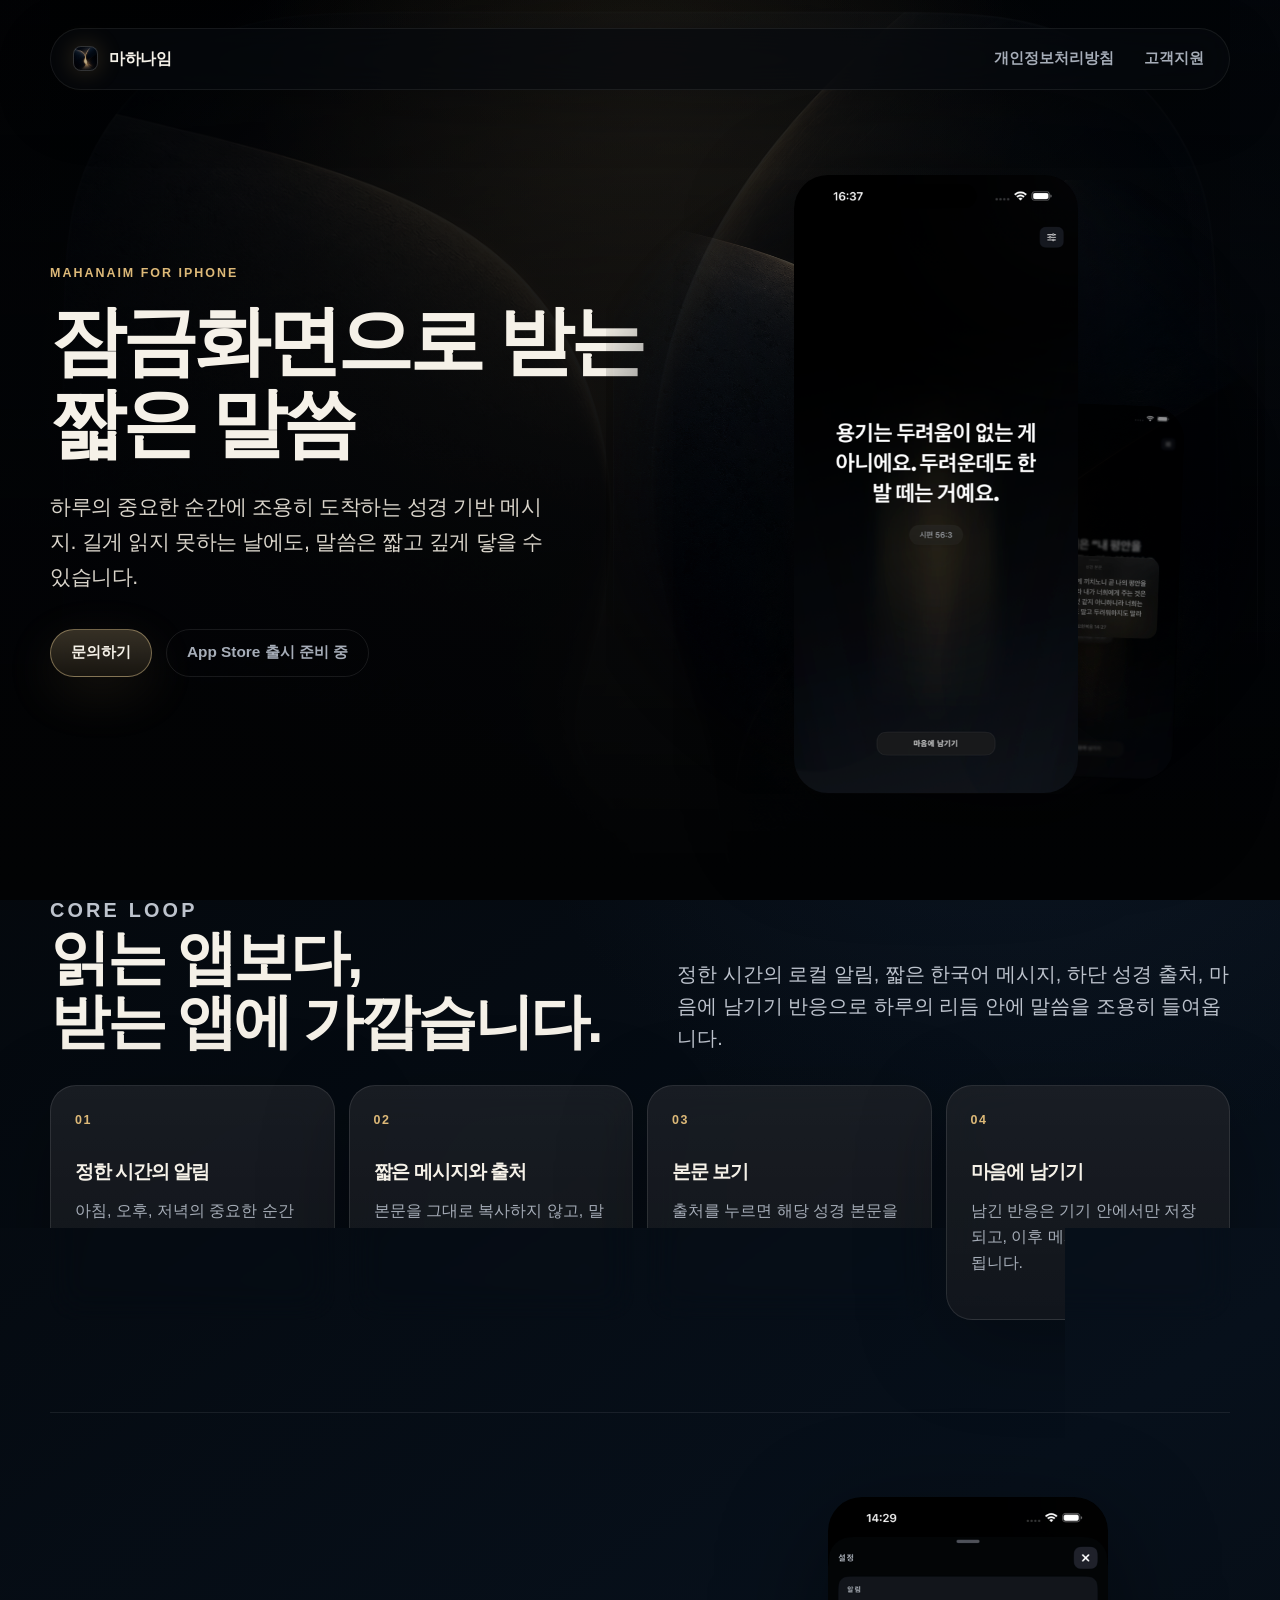
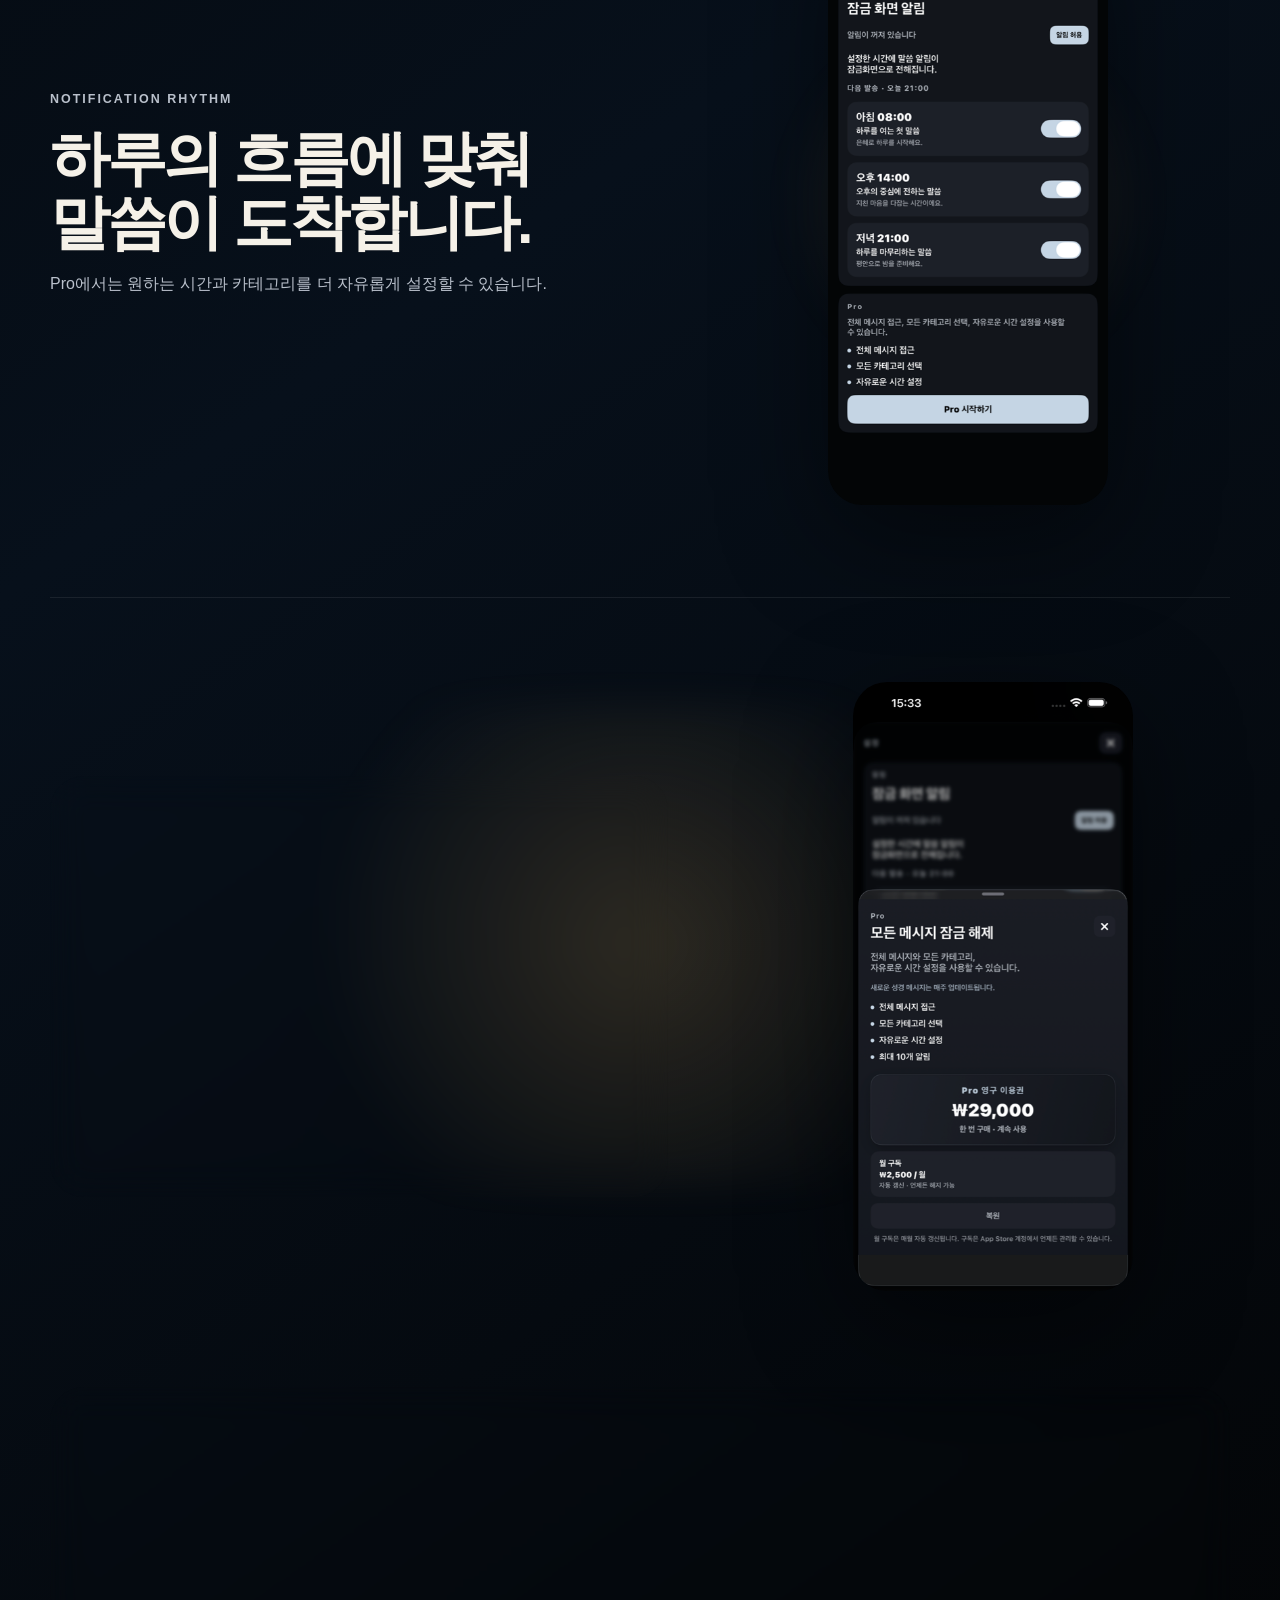
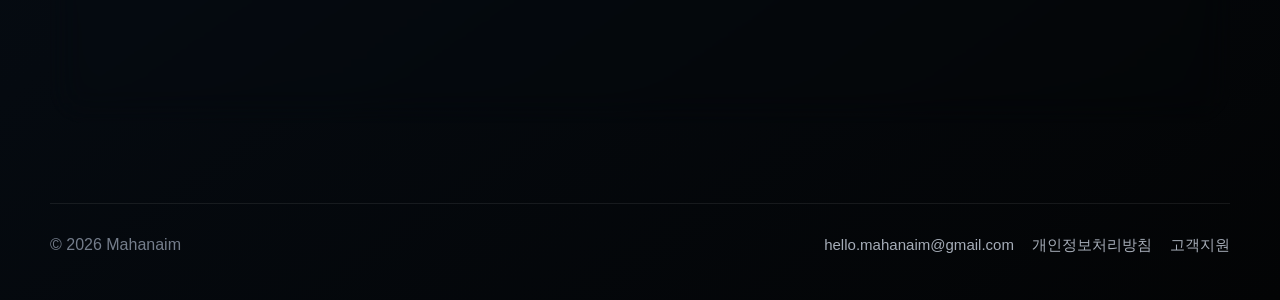
<file: index.html>
<!doctype html>
<html lang="ko">
<head>
  <meta charset="utf-8">
  <meta name="viewport" content="width=device-width, initial-scale=1">
  <title>마하나임 | 잠금화면으로 받는 짧은 말씀</title>
  <meta name="description" content="마하나임은 하루의 중요한 순간에 잠금화면으로 짧은 성경 기반 메시지를 전하는 iPhone 앱입니다.">
  <meta property="og:title" content="마하나임">
  <meta property="og:description" content="잠금화면으로 받는 짧은 성경 기반 메시지">
  <meta property="og:type" content="website">
  <link rel="stylesheet" href="./styles.css">
</head>
<body>
  <div class="site-shell">
    <header class="site-nav" aria-label="주요 메뉴">
      <a class="brand" href="./index.html" aria-label="마하나임 홈">
        <span class="brand-mark" aria-hidden="true"></span>
        <span>마하나임</span>
      </a>
      <nav class="nav-links">
        <a href="./privacy.html">개인정보처리방침</a>
        <a href="./support.html">고객지원</a>
      </nav>
    </header>

    <main>
      <section class="hero-section">
        <div class="hero-copy">
          <p class="small-label">Mahanaim for iPhone</p>
          <h1><span class="keep-line">잠금화면으로 받는</span><br>짧은 말씀</h1>
          <p class="hero-lead">
            하루의 중요한 순간에 조용히 도착하는 성경 기반 메시지.
            길게 읽지 못하는 날에도, 말씀은 짧고 깊게 닿을 수 있습니다.
          </p>
          <div class="hero-actions">
            <a class="primary-link" href="./support.html">문의하기</a>
            <span class="release-note">App Store 출시 준비 중</span>
          </div>
        </div>

        <div class="hero-visual" aria-label="마하나임 앱 화면 미리보기">
          <div class="logo-orb" aria-hidden="true"></div>
          <img class="phone-shot hero-phone" src="./assets/app-main.png" alt="마하나임 메인 메시지 화면">
          <img class="phone-shot side-phone" src="./assets/app-peek.png" alt="성경 본문 보기 화면">
        </div>
      </section>

      <section class="section intro-section">
        <div>
          <p class="small-label">Core Loop</p>
          <h2>읽는 앱보다,<br><span class="keep-line">받는 앱에 가깝습니다.</span></h2>
        </div>
        <p>
          정한 시간의 로컬 알림,
          짧은 한국어 메시지, 하단 성경 출처, 마음에 남기기 반응으로
          하루의 리듬 안에 말씀을 조용히 들여옵니다.
        </p>
      </section>

      <section class="feature-grid" aria-label="마하나임 핵심 기능">
        <article class="feature-card">
          <span class="feature-number">01</span>
          <h3>정한 시간의 알림</h3>
          <p>아침, 오후, 저녁의 중요한 순간에 잠금화면으로 메시지를 받습니다.</p>
        </article>
        <article class="feature-card">
          <span class="feature-number">02</span>
          <h3>짧은 메시지와 출처</h3>
          <p>본문을 그대로 복사하지 않고, 말씀을 바탕으로 재구성한 문장을 전합니다.</p>
        </article>
        <article class="feature-card">
          <span class="feature-number">03</span>
          <h3>본문 보기</h3>
          <p>출처를 누르면 해당 성경 본문을 오버레이로 확인할 수 있습니다.</p>
        </article>
        <article class="feature-card">
          <span class="feature-number">04</span>
          <h3>마음에 남기기</h3>
          <p>남긴 반응은 기기 안에서만 저장되고, 이후 메시지 개인화에 사용됩니다.</p>
        </article>
      </section>

      <section class="showcase-section">
        <div class="showcase-copy">
          <p class="small-label">Notification Rhythm</p>
          <h2>하루의 흐름에 맞춰<br>말씀이 도착합니다.</h2>
          <p>
            Pro에서는 원하는 시간과 카테고리를 더 자유롭게 설정할 수 있습니다.
          </p>
        </div>
        <div class="showcase-media">
          <img class="phone-shot" src="./assets/app-schedule.png" alt="마하나임 알림 설정 화면">
        </div>
      </section>

      <section class="pro-section">
        <div class="pro-panel">
          <div>
            <p class="small-label">Pro</p>
            <h2>전체 메시지와<br>자유로운 설정</h2>
          </div>
          <ul class="pro-list">
            <li>전체 메시지 접근</li>
            <li>모든 카테고리 선택</li>
            <li>자유로운 시간 설정</li>
            <li>최대 10개 알림</li>
          </ul>
        </div>
        <img class="phone-shot pro-phone" src="./assets/app-pro.png" alt="마하나임 Pro 화면">
      </section>

      <section class="trust-section">
        <p class="small-label">Privacy First</p>
        <h2>기기 안에서 조용히 작동합니다.</h2>
        <div class="trust-grid">
          <p>로그인과 회원가입이 없습니다.</p>
          <p>백엔드 서버로 개인 설정을 보내지 않습니다.</p>
          <p>광고는 제한된 위치에만 조용히 표시됩니다.</p>
          <p>알림과 반응 정보는 기기 내부에 저장됩니다.</p>
        </div>
      </section>
    </main>

    <footer class="site-footer">
      <p>© 2026 Mahanaim</p>
      <div>
        <a href="mailto:hello.mahanaim@gmail.com">hello.mahanaim@gmail.com</a>
        <a href="./privacy.html">개인정보처리방침</a>
        <a href="./support.html">고객지원</a>
      </div>
    </footer>
  </div>
</body>
</html>
</file>
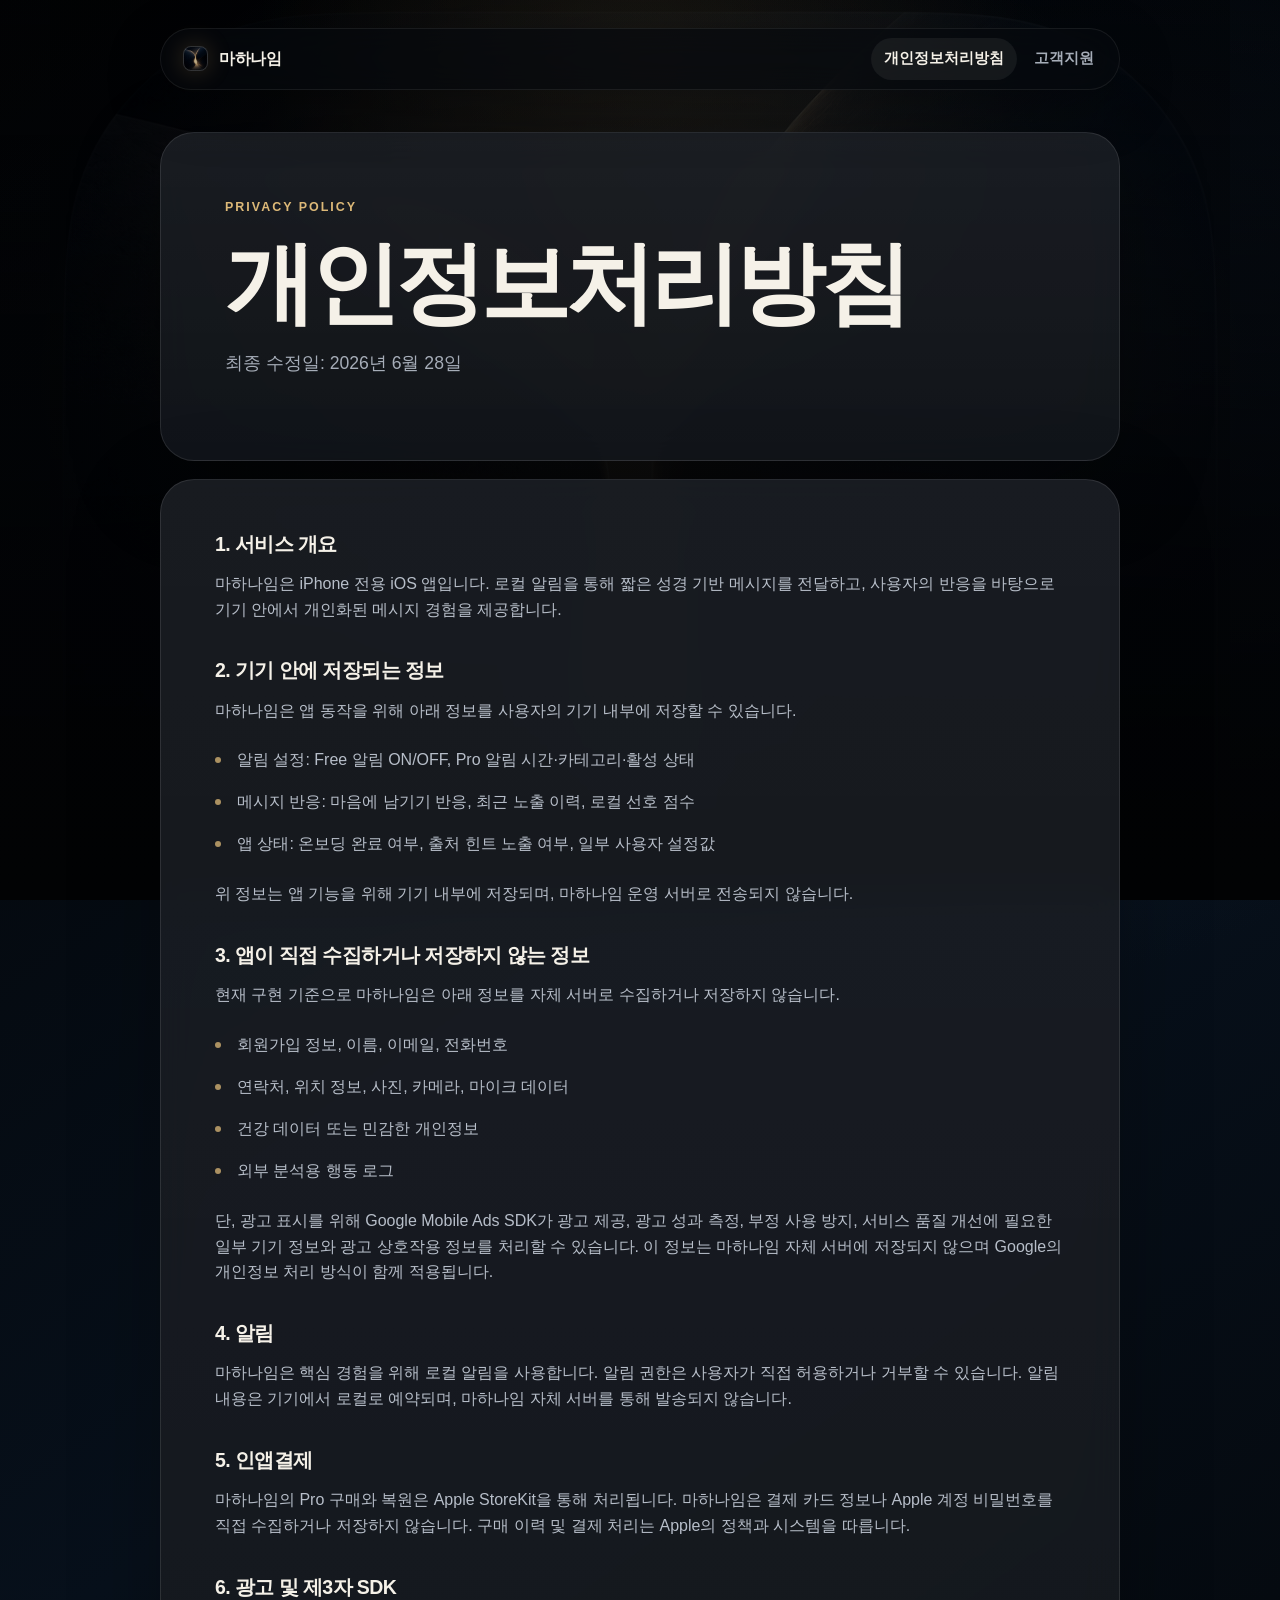
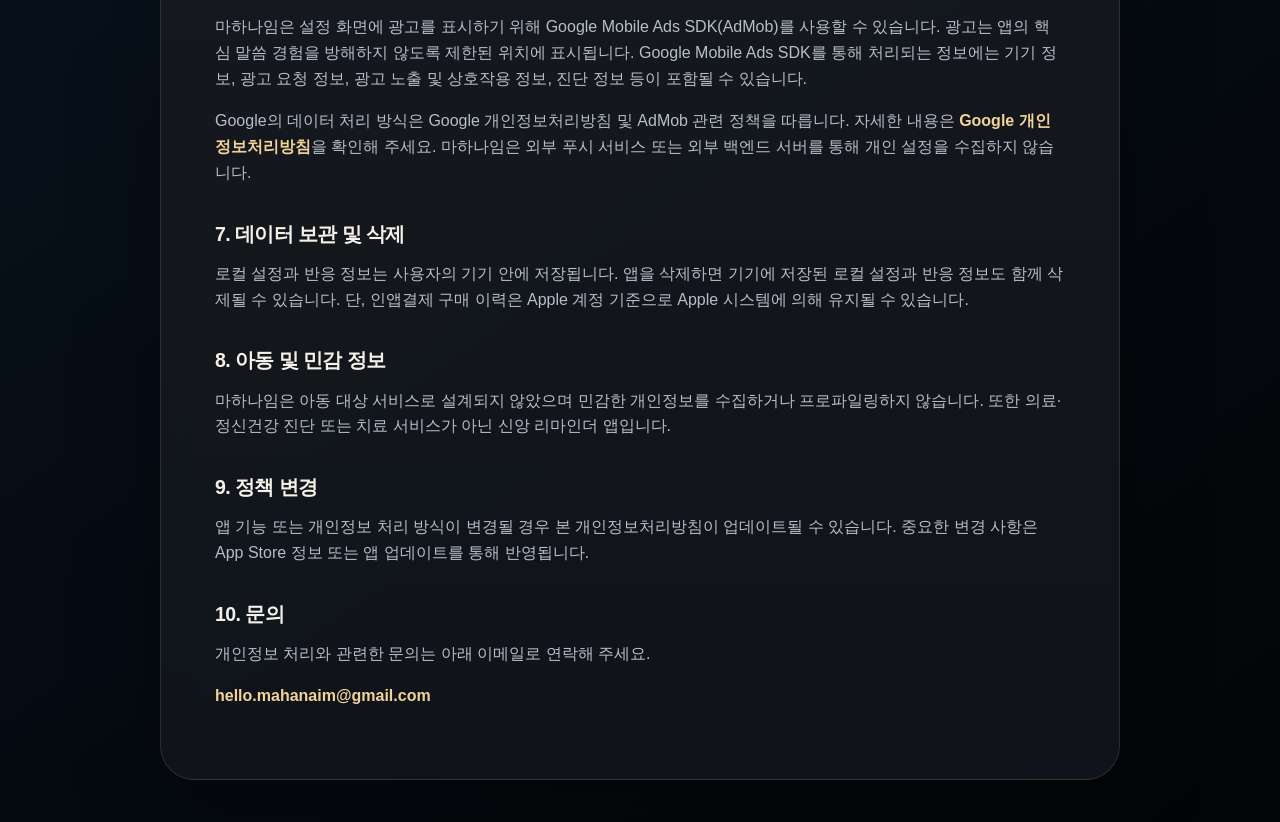
<file: privacy.html>
<!doctype html>
<html lang="ko">
<head>
  <meta charset="utf-8">
  <meta name="viewport" content="width=device-width, initial-scale=1">
  <title>마하나임 개인정보처리방침</title>
  <meta name="description" content="마하나임 iOS 앱의 개인정보처리방침입니다.">
  <link rel="stylesheet" href="./styles.css">
</head>
<body>
  <div class="site-shell document-shell">
    <header class="site-nav" aria-label="주요 메뉴">
      <a class="brand" href="./index.html" aria-label="마하나임 홈">
        <span class="brand-mark" aria-hidden="true"></span>
        <span>마하나임</span>
      </a>
      <nav class="nav-links">
        <a aria-current="page" href="./privacy.html">개인정보처리방침</a>
        <a href="./support.html">고객지원</a>
      </nav>
    </header>

    <main class="document-page">
      <section class="document-hero">
        <p class="small-label">Privacy Policy</p>
        <h1>개인정보처리방침</h1>
        <p>최종 수정일: 2026년 6월 28일</p>
      </section>

      <article class="document-card">
        <h2>1. 서비스 개요</h2>
        <p>
          마하나임은 iPhone 전용 iOS 앱입니다. 로컬 알림을 통해 짧은 성경 기반 메시지를 전달하고,
          사용자의 반응을 바탕으로 기기 안에서 개인화된 메시지 경험을 제공합니다.
        </p>

        <h2>2. 기기 안에 저장되는 정보</h2>
        <p>마하나임은 앱 동작을 위해 아래 정보를 사용자의 기기 내부에 저장할 수 있습니다.</p>
        <ul>
          <li>알림 설정: Free 알림 ON/OFF, Pro 알림 시간·카테고리·활성 상태</li>
          <li>메시지 반응: 마음에 남기기 반응, 최근 노출 이력, 로컬 선호 점수</li>
          <li>앱 상태: 온보딩 완료 여부, 출처 힌트 노출 여부, 일부 사용자 설정값</li>
        </ul>
        <p>위 정보는 앱 기능을 위해 기기 내부에 저장되며, 마하나임 운영 서버로 전송되지 않습니다.</p>

        <h2>3. 앱이 직접 수집하거나 저장하지 않는 정보</h2>
        <p>현재 구현 기준으로 마하나임은 아래 정보를 자체 서버로 수집하거나 저장하지 않습니다.</p>
        <ul>
          <li>회원가입 정보, 이름, 이메일, 전화번호</li>
          <li>연락처, 위치 정보, 사진, 카메라, 마이크 데이터</li>
          <li>건강 데이터 또는 민감한 개인정보</li>
          <li>외부 분석용 행동 로그</li>
        </ul>
        <p>
          단, 광고 표시를 위해 Google Mobile Ads SDK가 광고 제공, 광고 성과 측정, 부정 사용 방지,
          서비스 품질 개선에 필요한 일부 기기 정보와 광고 상호작용 정보를 처리할 수 있습니다.
          이 정보는 마하나임 자체 서버에 저장되지 않으며 Google의 개인정보 처리 방식이 함께 적용됩니다.
        </p>

        <h2>4. 알림</h2>
        <p>
          마하나임은 핵심 경험을 위해 로컬 알림을 사용합니다. 알림 권한은 사용자가 직접 허용하거나 거부할 수 있습니다.
          알림 내용은 기기에서 로컬로 예약되며, 마하나임 자체 서버를 통해 발송되지 않습니다.
        </p>

        <h2>5. 인앱결제</h2>
        <p>
          마하나임의 Pro 구매와 복원은 Apple StoreKit을 통해 처리됩니다.
          마하나임은 결제 카드 정보나 Apple 계정 비밀번호를 직접 수집하거나 저장하지 않습니다.
          구매 이력 및 결제 처리는 Apple의 정책과 시스템을 따릅니다.
        </p>

        <h2>6. 광고 및 제3자 SDK</h2>
        <p>
          마하나임은 설정 화면에 광고를 표시하기 위해 Google Mobile Ads SDK(AdMob)를 사용할 수 있습니다.
          광고는 앱의 핵심 말씀 경험을 방해하지 않도록 제한된 위치에 표시됩니다.
          Google Mobile Ads SDK를 통해 처리되는 정보에는 기기 정보, 광고 요청 정보, 광고 노출 및 상호작용 정보,
          진단 정보 등이 포함될 수 있습니다.
        </p>
        <p>
          Google의 데이터 처리 방식은 Google 개인정보처리방침 및 AdMob 관련 정책을 따릅니다.
          자세한 내용은 <a class="inline-mail" href="https://policies.google.com/privacy">Google 개인정보처리방침</a>을 확인해 주세요.
          마하나임은 외부 푸시 서비스 또는 외부 백엔드 서버를 통해 개인 설정을 수집하지 않습니다.
        </p>

        <h2>7. 데이터 보관 및 삭제</h2>
        <p>
          로컬 설정과 반응 정보는 사용자의 기기 안에 저장됩니다.
          앱을 삭제하면 기기에 저장된 로컬 설정과 반응 정보도 함께 삭제될 수 있습니다.
          단, 인앱결제 구매 이력은 Apple 계정 기준으로 Apple 시스템에 의해 유지될 수 있습니다.
        </p>

        <h2>8. 아동 및 민감 정보</h2>
        <p>
          마하나임은 아동 대상 서비스로 설계되지 않았으며 민감한 개인정보를 수집하거나 프로파일링하지 않습니다.
          또한 의료·정신건강 진단 또는 치료 서비스가 아닌 신앙 리마인더 앱입니다.
        </p>

        <h2>9. 정책 변경</h2>
        <p>
          앱 기능 또는 개인정보 처리 방식이 변경될 경우 본 개인정보처리방침이 업데이트될 수 있습니다.
          중요한 변경 사항은 App Store 정보 또는 앱 업데이트를 통해 반영됩니다.
        </p>

        <h2>10. 문의</h2>
        <p>개인정보 처리와 관련한 문의는 아래 이메일로 연락해 주세요.</p>
        <p><a class="inline-mail" href="mailto:hello.mahanaim@gmail.com">hello.mahanaim@gmail.com</a></p>
      </article>
    </main>
  </div>
</body>
</html>
</file>
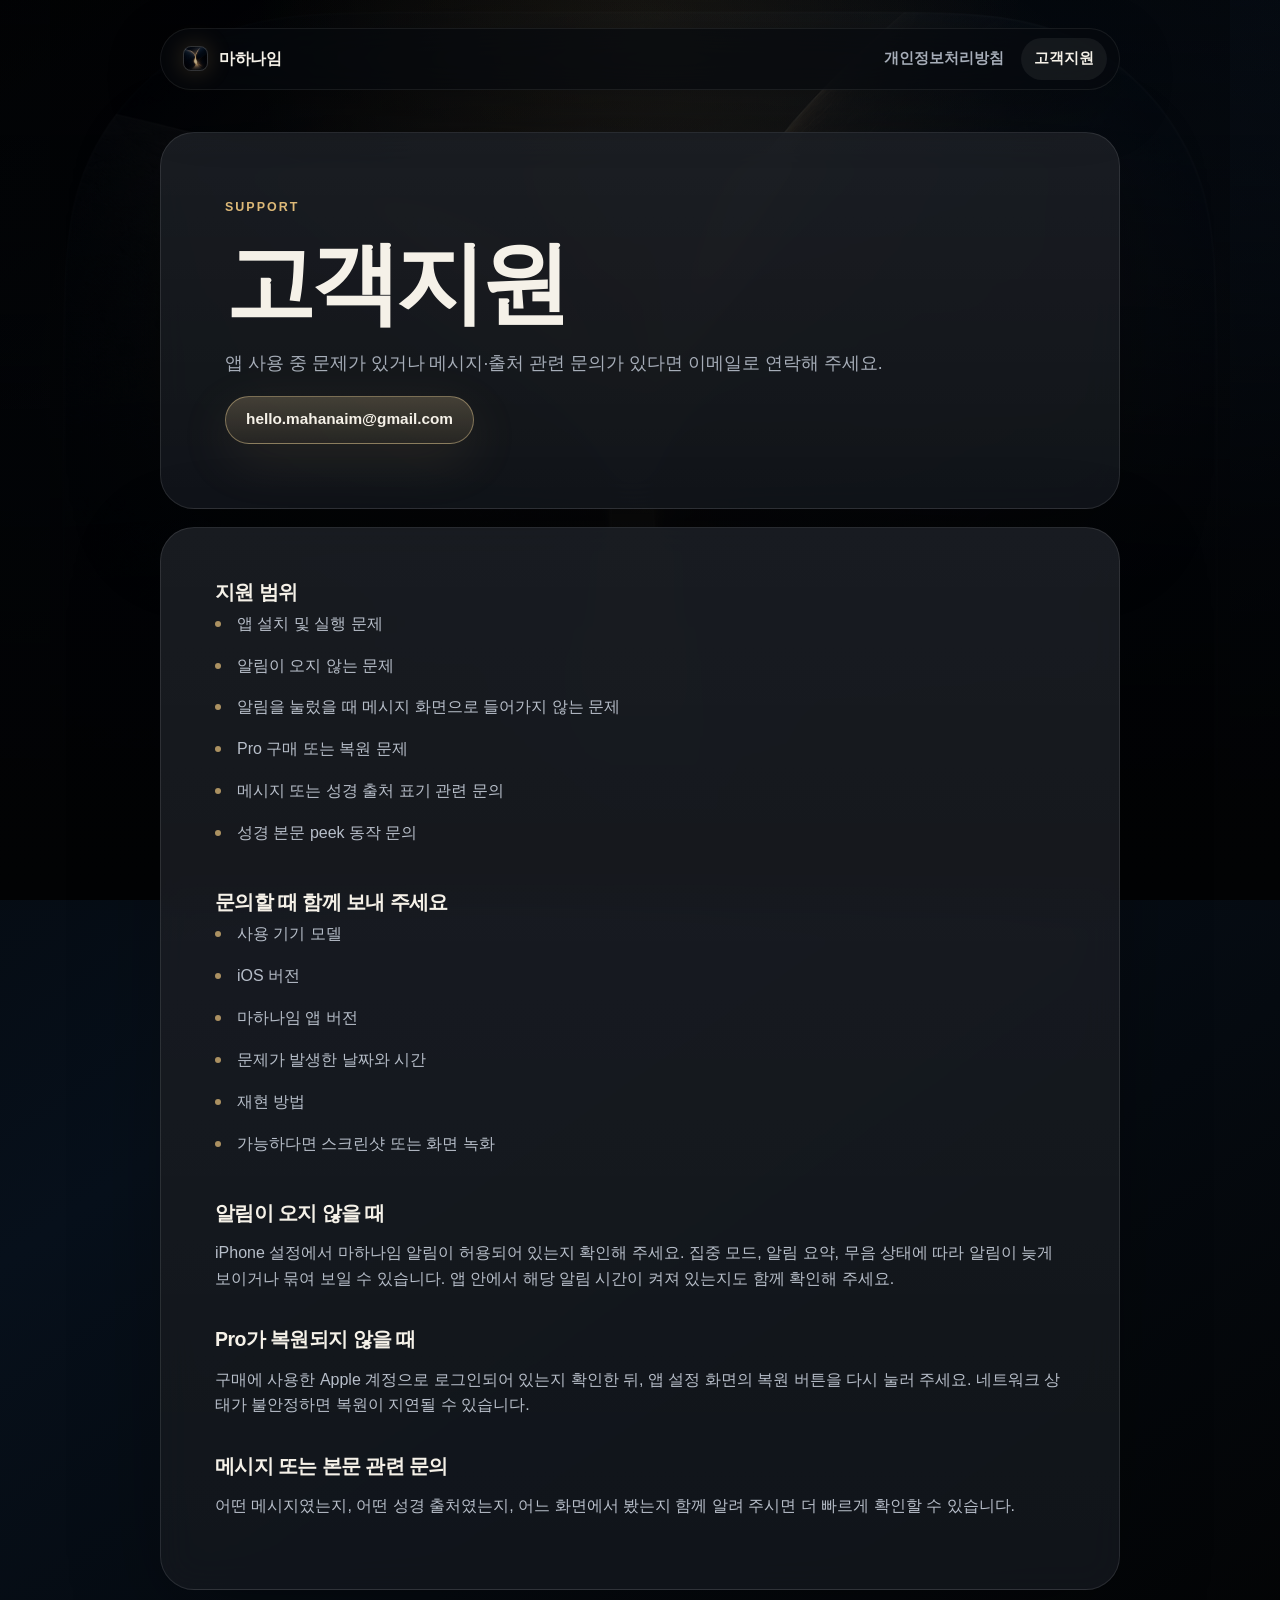
<file: support.html>
<!doctype html>
<html lang="ko">
<head>
  <meta charset="utf-8">
  <meta name="viewport" content="width=device-width, initial-scale=1">
  <title>마하나임 고객지원</title>
  <meta name="description" content="마하나임 iOS 앱 고객지원 및 문의 안내입니다.">
  <link rel="stylesheet" href="./styles.css">
</head>
<body>
  <div class="site-shell document-shell">
    <header class="site-nav" aria-label="주요 메뉴">
      <a class="brand" href="./index.html" aria-label="마하나임 홈">
        <span class="brand-mark" aria-hidden="true"></span>
        <span>마하나임</span>
      </a>
      <nav class="nav-links">
        <a href="./privacy.html">개인정보처리방침</a>
        <a aria-current="page" href="./support.html">고객지원</a>
      </nav>
    </header>

    <main class="document-page">
      <section class="document-hero">
        <p class="small-label">Support</p>
        <h1>고객지원</h1>
        <p>앱 사용 중 문제가 있거나 메시지·출처 관련 문의가 있다면 이메일로 연락해 주세요.</p>
        <a class="primary-link" href="mailto:hello.mahanaim@gmail.com">hello.mahanaim@gmail.com</a>
      </section>

      <article class="document-card">
        <h2>지원 범위</h2>
        <ul>
          <li>앱 설치 및 실행 문제</li>
          <li>알림이 오지 않는 문제</li>
          <li>알림을 눌렀을 때 메시지 화면으로 들어가지 않는 문제</li>
          <li>Pro 구매 또는 복원 문제</li>
          <li>메시지 또는 성경 출처 표기 관련 문의</li>
          <li>성경 본문 peek 동작 문의</li>
        </ul>

        <h2>문의할 때 함께 보내 주세요</h2>
        <ul>
          <li>사용 기기 모델</li>
          <li>iOS 버전</li>
          <li>마하나임 앱 버전</li>
          <li>문제가 발생한 날짜와 시간</li>
          <li>재현 방법</li>
          <li>가능하다면 스크린샷 또는 화면 녹화</li>
        </ul>

        <h2>알림이 오지 않을 때</h2>
        <p>
          iPhone 설정에서 마하나임 알림이 허용되어 있는지 확인해 주세요.
          집중 모드, 알림 요약, 무음 상태에 따라 알림이 늦게 보이거나 묶여 보일 수 있습니다.
          앱 안에서 해당 알림 시간이 켜져 있는지도 함께 확인해 주세요.
        </p>

        <h2>Pro가 복원되지 않을 때</h2>
        <p>
          구매에 사용한 Apple 계정으로 로그인되어 있는지 확인한 뒤,
          앱 설정 화면의 복원 버튼을 다시 눌러 주세요.
          네트워크 상태가 불안정하면 복원이 지연될 수 있습니다.
        </p>

        <h2>메시지 또는 본문 관련 문의</h2>
        <p>
          어떤 메시지였는지, 어떤 성경 출처였는지, 어느 화면에서 봤는지 함께 알려 주시면 더 빠르게 확인할 수 있습니다.
        </p>
      </article>
    </main>
  </div>
</body>
</html>
</file>
<file: styles.css>
:root {
  color-scheme: dark;
  --bg: #030507;
  --bg-2: #07101a;
  --panel: rgba(14, 18, 24, 0.82);
  --panel-2: rgba(19, 24, 32, 0.92);
  --line: rgba(255, 255, 255, 0.10);
  --line-strong: rgba(236, 211, 160, 0.18);
  --text: #f5f1e8;
  --muted: #a6adb8;
  --faint: #747d8b;
  --gold: #ddb978;
  --gold-soft: rgba(221, 185, 120, 0.18);
  --gold-bright: #f1d399;
  --radius-xl: 34px;
  --radius-lg: 26px;
  --shadow: 0 32px 110px rgba(0, 0, 0, 0.48);
}

* {
  box-sizing: border-box;
}

html {
  scroll-behavior: smooth;
}

body {
  margin: 0;
  min-height: 100vh;
  overflow-x: hidden;
  font-family: -apple-system, BlinkMacSystemFont, "Apple SD Gothic Neo", "Noto Sans KR", "Segoe UI", sans-serif;
  line-height: 1.62;
  color: var(--text);
  background:
    radial-gradient(circle at 50% 2%, rgba(217, 183, 120, 0.16), transparent 24rem),
    radial-gradient(circle at 80% 18%, rgba(21, 35, 53, 0.52), transparent 34rem),
    linear-gradient(145deg, #020304 0%, #07101b 50%, #030405 100%);
}

body::before {
  position: fixed;
  inset: 0;
  z-index: -2;
  background-image: url("./assets/mahanaim-logo-background.png");
  background-position: center top;
  background-repeat: no-repeat;
  background-size: min(1180px, 130vw);
  content: "";
  opacity: 0.24;
  filter: saturate(0.85) brightness(0.82);
}

body::after {
  position: fixed;
  inset: 0;
  z-index: -1;
  background:
    linear-gradient(180deg, rgba(2, 3, 5, 0.38), rgba(2, 3, 5, 0.86) 58%, #020304 100%),
    radial-gradient(ellipse at 50% 42%, rgba(241, 195, 116, 0.13), transparent 38rem);
  content: "";
  pointer-events: none;
}

a {
  color: inherit;
  text-decoration: none;
}

a:hover {
  color: var(--gold-bright);
}

img {
  display: block;
  max-width: 100%;
}

.site-shell {
  width: min(1180px, calc(100% - 40px));
  margin: 0 auto;
  padding: 28px 0 42px;
}

.site-nav {
  position: relative;
  z-index: 10;
  display: flex;
  align-items: center;
  justify-content: space-between;
  gap: 22px;
  min-height: 58px;
  margin-bottom: 64px;
  border: 1px solid rgba(255, 255, 255, 0.07);
  border-radius: 999px;
  padding: 9px 12px 9px 10px;
  background: rgba(7, 10, 14, 0.68);
  box-shadow: 0 18px 60px rgba(0, 0, 0, 0.24);
  backdrop-filter: blur(20px);
}

.brand,
.nav-links,
.hero-actions,
.site-footer div {
  display: flex;
  align-items: center;
}

.brand {
  gap: 11px;
  padding: 8px 12px;
  color: var(--text);
  font-weight: 760;
  letter-spacing: -0.03em;
}

.brand-mark {
  width: 25px;
  height: 25px;
  border: 1px solid rgba(255, 255, 255, 0.18);
  border-radius: 8px;
  background:
    linear-gradient(180deg, rgba(2, 4, 7, 0.08), rgba(2, 4, 7, 0.34)),
    url("./assets/mahanaim-logo-background.png") center/cover no-repeat;
  box-shadow: 0 0 24px rgba(230, 180, 99, 0.22);
}

.nav-links {
  gap: 4px;
  flex-wrap: wrap;
  justify-content: flex-end;
}

.nav-links a {
  min-height: 40px;
  border-radius: 999px;
  padding: 9px 13px;
  color: var(--muted);
  font-size: 0.92rem;
  font-weight: 650;
}

.nav-links a:hover,
.nav-links a[aria-current="page"] {
  background: rgba(255, 255, 255, 0.06);
  color: var(--text);
}

.hero-section {
  display: grid;
  grid-template-columns: minmax(0, 0.92fr) minmax(360px, 1.08fr);
  gap: clamp(36px, 7vw, 96px);
  align-items: center;
  min-height: 660px;
}

.hero-copy {
  min-width: 0;
  padding-bottom: 28px;
}

.small-label {
  margin: 0 0 18px;
  color: var(--gold);
  font-size: 0.78rem;
  font-weight: 800;
  letter-spacing: 0.16em;
  text-transform: uppercase;
}

h1,
h2,
h3 {
  margin: 0;
  line-height: 1.08;
  letter-spacing: -0.055em;
}

h1 {
  max-width: 780px;
  font-size: clamp(2.72rem, 5.9vw, 5.2rem);
  font-weight: 840;
}

h2 {
  font-size: clamp(2.25rem, 4.65vw, 4.28rem);
  font-weight: 820;
}

h3 {
  font-size: 1.18rem;
  font-weight: 760;
}

p,
li {
  color: var(--muted);
  font-size: 1rem;
}

.hero-lead {
  max-width: 610px;
  margin: 26px 0 0;
  color: #d9d4ca;
  font-size: clamp(1.12rem, 1.7vw, 1.34rem);
  font-weight: 520;
  letter-spacing: -0.02em;
}

.keep-line {
  white-space: nowrap;
}

.hero-actions {
  gap: 14px;
  flex-wrap: wrap;
  margin-top: 34px;
}

.primary-link,
.release-note {
  display: inline-flex;
  min-height: 48px;
  align-items: center;
  justify-content: center;
  border-radius: 999px;
  padding: 0 20px;
  font-size: 0.96rem;
  font-weight: 760;
}

.primary-link {
  border: 1px solid rgba(241, 211, 153, 0.42);
  background: linear-gradient(180deg, rgba(241, 211, 153, 0.22), rgba(221, 185, 120, 0.10));
  color: var(--text);
  box-shadow: 0 16px 54px rgba(221, 185, 120, 0.10);
}

.release-note {
  border: 1px solid rgba(255, 255, 255, 0.09);
  color: var(--muted);
}

.hero-visual {
  position: relative;
  min-height: 620px;
  display: flex;
  align-items: center;
  justify-content: center;
}

.logo-orb {
  position: absolute;
  inset: 1% -6% 0;
  border-radius: 44px;
  background:
    radial-gradient(ellipse at 50% 55%, rgba(239, 194, 108, 0.26), transparent 33%),
    url("./assets/mahanaim-logo-background.png") center/cover no-repeat;
  opacity: 0.45;
  filter: brightness(0.75) saturate(0.88);
  mask-image: radial-gradient(ellipse at center, black 0%, black 60%, transparent 82%);
}

.phone-shot {
  position: relative;
  border-radius: 34px;
  box-shadow: var(--shadow);
}

.hero-phone {
  z-index: 2;
  width: min(284px, 46vw);
}

.side-phone {
  position: absolute;
  z-index: 1;
  right: max(12px, 4vw);
  bottom: 32px;
  width: min(172px, 28vw);
  opacity: 0.74;
  transform: translateY(16px) rotate(2deg);
  filter: brightness(0.78);
}

.section {
  display: grid;
  grid-template-columns: 0.95fr 1.05fr;
  gap: clamp(28px, 6vw, 82px);
  align-items: end;
  margin: 80px 0 28px;
}

.section p {
  max-width: 620px;
  margin: 0;
  color: #bdc3cd;
  font-size: clamp(1.06rem, 1.65vw, 1.24rem);
}

.feature-grid {
  display: grid;
  grid-template-columns: repeat(4, minmax(0, 1fr));
  gap: 14px;
  margin-top: 30px;
}

.feature-card,
.pro-panel,
.trust-section,
.document-card,
.document-hero {
  border: 1px solid var(--line);
  background:
    linear-gradient(180deg, rgba(255, 255, 255, 0.055), rgba(255, 255, 255, 0.018)),
    var(--panel);
  box-shadow: 0 24px 90px rgba(0, 0, 0, 0.28);
  backdrop-filter: blur(18px);
}

.feature-card {
  min-height: 235px;
  border-radius: var(--radius-lg);
  padding: 24px;
}

.feature-number {
  display: block;
  margin-bottom: 32px;
  color: var(--gold);
  font-size: 0.78rem;
  font-weight: 800;
  letter-spacing: 0.12em;
}

.feature-card p {
  margin: 16px 0 0;
  color: var(--muted);
}

.showcase-section,
.pro-section {
  display: grid;
  grid-template-columns: minmax(0, 1fr) minmax(300px, 0.92fr);
  gap: clamp(32px, 7vw, 88px);
  align-items: center;
  margin-top: 92px;
  border-top: 1px solid rgba(255, 255, 255, 0.08);
  padding-top: 84px;
}

.showcase-copy p {
  max-width: 520px;
  color: #b9c0cb;
}

.showcase-media,
.pro-section {
  position: relative;
}

.showcase-media::before,
.pro-section::before {
  position: absolute;
  inset: 15% 10%;
  z-index: -1;
  border-radius: 999px;
  background: radial-gradient(circle, rgba(226, 180, 101, 0.18), transparent 62%);
  content: "";
  filter: blur(18px);
}

.showcase-media .phone-shot,
.pro-phone {
  width: min(280px, 70vw);
  margin: 0 auto;
}

.pro-section {
  grid-template-columns: minmax(0, 0.94fr) minmax(280px, 0.72fr);
}

.pro-panel {
  border-color: var(--line-strong);
  border-radius: var(--radius-xl);
  padding: clamp(28px, 4vw, 46px);
}

.pro-list,
.document-card ul {
  margin: 0;
  padding: 0;
  list-style: none;
}

.pro-list {
  display: grid;
  grid-template-columns: repeat(2, minmax(0, 1fr));
  gap: 12px;
  margin-top: 32px;
}

.pro-list li,
.trust-grid p {
  border: 1px solid rgba(255, 255, 255, 0.08);
  border-radius: 18px;
  padding: 15px 16px;
  background: rgba(255, 255, 255, 0.035);
  color: #ded9cf;
  font-weight: 650;
}

.trust-section {
  margin-top: 96px;
  border-radius: var(--radius-xl);
  padding: clamp(30px, 5vw, 58px);
}

.trust-grid {
  display: grid;
  grid-template-columns: repeat(4, minmax(0, 1fr));
  gap: 12px;
  margin-top: 32px;
}

.trust-grid p {
  margin: 0;
}

.site-footer {
  display: flex;
  justify-content: space-between;
  gap: 22px;
  margin-top: 80px;
  border-top: 1px solid rgba(255, 255, 255, 0.08);
  padding-top: 28px;
  color: var(--faint);
}

.site-footer p {
  margin: 0;
  color: var(--faint);
}

.site-footer div {
  gap: 18px;
  flex-wrap: wrap;
  justify-content: flex-end;
}

.site-footer a {
  color: var(--muted);
  font-size: 0.94rem;
}

.document-shell {
  width: min(960px, calc(100% - 40px));
}

.document-shell .site-nav {
  margin-bottom: 42px;
}

.document-page {
  display: grid;
  gap: 18px;
}

.document-hero,
.document-card {
  border-radius: var(--radius-xl);
}

.document-hero {
  padding: clamp(32px, 7vw, 64px);
}

.document-hero h1 {
  font-size: clamp(2.7rem, 8vw, 5.6rem);
}

.document-hero p:not(.small-label) {
  max-width: 680px;
  color: var(--muted);
  font-size: 1.1rem;
}

.document-card {
  padding: clamp(28px, 5vw, 54px);
}

.document-card h2 {
  margin-top: 38px;
  font-size: 1.22rem;
  letter-spacing: -0.03em;
}

.document-card h2:first-child {
  margin-top: 0;
}

.document-card p,
.document-card li {
  color: #b7bec9;
}

.document-card li {
  position: relative;
  padding: 8px 0 8px 22px;
}

.document-card li::before {
  position: absolute;
  left: 0;
  top: 18px;
  width: 6px;
  height: 6px;
  border-radius: 999px;
  background: var(--gold);
  content: "";
  opacity: 0.75;
}

.inline-mail {
  color: var(--gold-bright);
  font-weight: 760;
}

@media (max-width: 980px) {
  .hero-section,
  .section,
  .showcase-section,
  .pro-section {
    grid-template-columns: 1fr;
  }

  .hero-section {
    min-height: auto;
  }

  .hero-copy {
    padding-bottom: 0;
  }

  .hero-visual {
    min-height: 540px;
  }

  .feature-grid,
  .trust-grid {
    grid-template-columns: repeat(2, minmax(0, 1fr));
  }

  .showcase-section,
  .pro-section {
    margin-top: 72px;
    padding-top: 64px;
  }
}

@media (max-width: 640px) {
  body::before {
    background-size: 850px;
    opacity: 0.20;
  }

  .site-shell,
  .document-shell {
    width: min(100% - 24px, 1180px);
    padding-top: 14px;
  }

  .site-nav {
    position: static;
    align-items: flex-start;
    margin-bottom: 46px;
    border-radius: 24px;
    padding: 10px;
  }

  .nav-links {
    max-width: 190px;
  }

  .nav-links a {
    min-height: 34px;
    padding: 6px 9px;
    font-size: 0.82rem;
  }

  h1 {
    font-size: clamp(2.7rem, 11vw, 3.7rem);
  }

  h2 {
    font-size: clamp(2.25rem, 11vw, 3.3rem);
  }

  .hero-visual {
    min-height: 480px;
  }

  .hero-phone {
    width: min(254px, 68vw);
  }

  .side-phone {
    right: -4px;
    bottom: 18px;
    width: 126px;
  }

  .feature-grid,
  .trust-grid,
  .pro-list {
    grid-template-columns: 1fr;
  }

  .feature-card {
    min-height: auto;
  }

  .site-footer {
    display: block;
  }

  .site-footer div {
    justify-content: flex-start;
    margin-top: 14px;
  }
}
</file>
